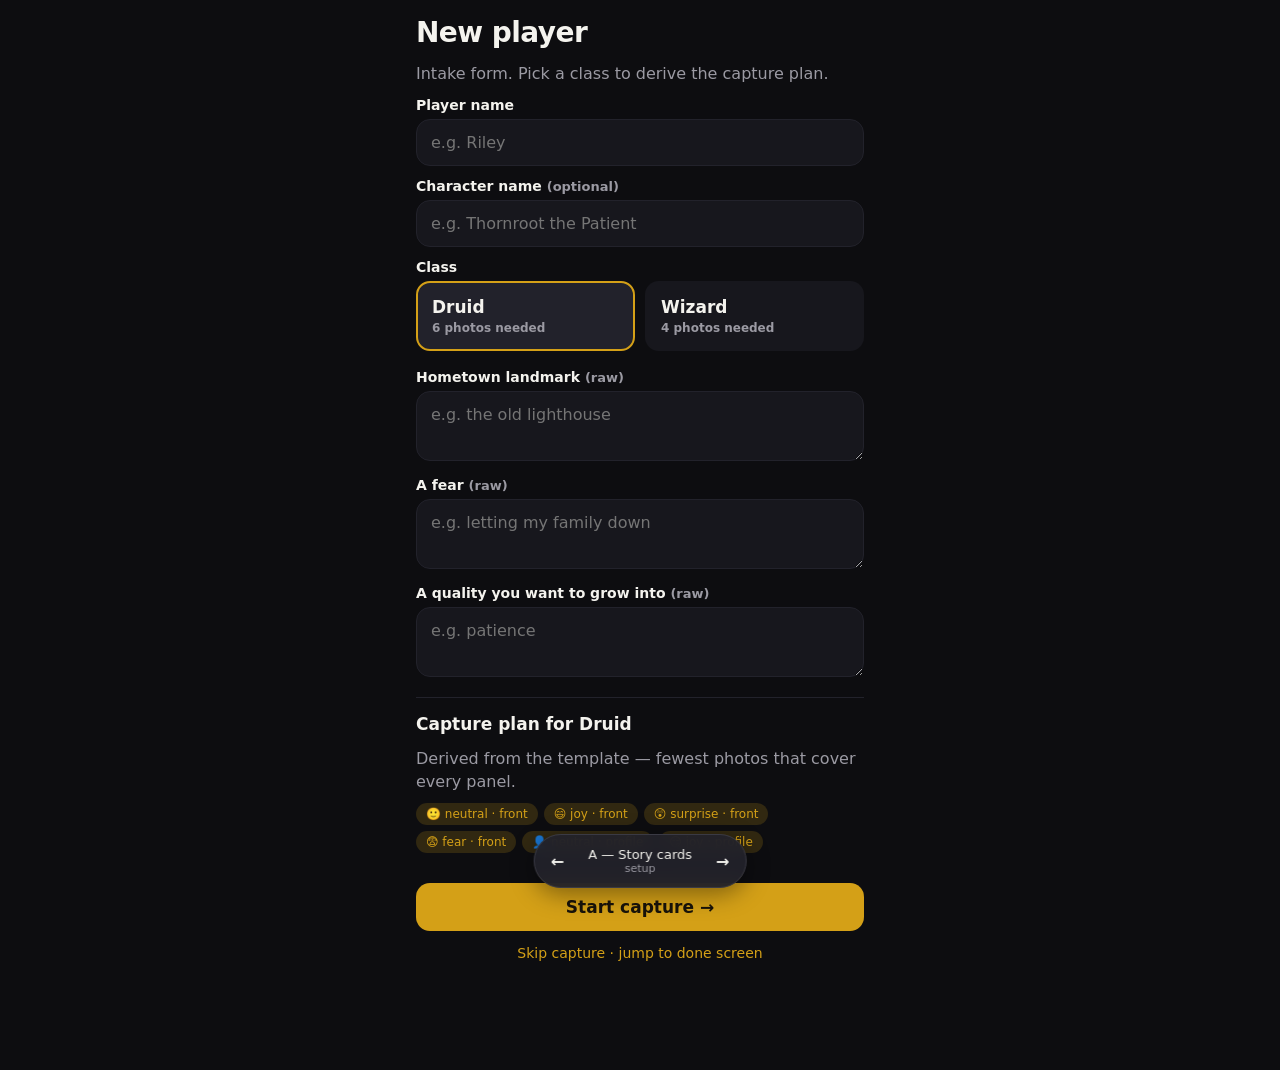
<file: prototype/intake-mobile/index.html>
<!DOCTYPE html>
<!--
  PROTOTYPE — Camp Comics iPhone intake + template-driven capture flow.

  Question being answered: does the (intake form → derived capture plan →
  guided multi-shot capture) UX actually feel right on a phone? Three radically
  different variants of the capture flow; swipe between them via the bottom bar.

  Throwaway. Once a variant wins, fold it into the real SwiftUI app per the
  PRD at docs/prd/iphone-intake.md. Until then this lives in prototype/.

  Run:  python3 -m http.server -d prototype/intake-mobile 8000
  Phone: open http://<mac-lan-ip>:8000 in Safari (same WiFi).
-->
<html lang="en">
<head>
  <meta charset="UTF-8" />
  <meta name="viewport" content="width=device-width, initial-scale=1, viewport-fit=cover, maximum-scale=1" />
  <meta name="theme-color" content="#0d0d10" />
  <meta name="apple-mobile-web-app-capable" content="yes" />
  <title>Camp Comics — intake prototype</title>
  <style>
    :root {
      --bg: #0d0d10;
      --bg-2: #17171d;
      --bg-3: #22222b;
      --fg: #f4f3ee;
      --fg-dim: #9b9aa3;
      --accent: #d4a017;
      --accent-2: #4e8c5a;
      --danger: #d4503d;
      --radius: 14px;
      --pad: 16px;
      --safe-bot: env(safe-area-inset-bottom, 0);
      --safe-top: env(safe-area-inset-top, 0);
      font-family: -apple-system, BlinkMacSystemFont, "Segoe UI", system-ui, sans-serif;
    }
    * { box-sizing: border-box; }
    html, body { margin: 0; padding: 0; height: 100%; background: var(--bg); color: var(--fg); }
    body { overscroll-behavior-y: contain; -webkit-text-size-adjust: 100%; }

    #app {
      min-height: 100vh;
      padding-bottom: calc(80px + var(--safe-bot));
      padding-top: var(--safe-top);
    }

    /* Shared atoms */
    .container { padding: var(--pad); max-width: 480px; margin: 0 auto; }
    h1, h2, h3 { margin: 0 0 12px; line-height: 1.2; }
    h1 { font-size: 28px; letter-spacing: -0.02em; }
    h2 { font-size: 22px; letter-spacing: -0.01em; }
    h3 { font-size: 17px; font-weight: 600; }
    p { margin: 0 0 10px; color: var(--fg-dim); line-height: 1.45; }
    .muted { color: var(--fg-dim); font-size: 13px; }
    .pill {
      display: inline-block; padding: 4px 10px; border-radius: 999px;
      background: var(--bg-3); color: var(--fg-dim); font-size: 12px;
      margin-right: 6px; margin-bottom: 6px;
    }
    .pill.accent { background: rgba(212, 160, 23, 0.18); color: var(--accent); }
    .pill.done { background: rgba(78, 140, 90, 0.22); color: #8fd3a0; }

    button, .btn {
      appearance: none; border: none; cursor: pointer;
      font: inherit; font-weight: 600; color: var(--fg);
      background: var(--bg-3); padding: 14px 18px; border-radius: var(--radius);
      width: 100%; font-size: 17px;
      transition: transform 0.05s ease, background 0.15s ease;
    }
    button:active, .btn:active { transform: scale(0.98); }
    .btn-primary { background: var(--accent); color: #18130a; }
    .btn-secondary { background: var(--bg-3); }
    .btn-ghost { background: transparent; }
    .btn-row { display: flex; gap: 10px; }
    .btn-row > button { flex: 1; }

    input[type=text], textarea, select {
      width: 100%; appearance: none; -webkit-appearance: none;
      background: var(--bg-2); color: var(--fg); border: 1px solid var(--bg-3);
      padding: 13px 14px; border-radius: var(--radius); font: inherit; font-size: 16px;
    }
    input:focus, textarea:focus, select:focus { outline: none; border-color: var(--accent); }
    textarea { resize: vertical; min-height: 70px; }
    label { display: block; margin: 12px 0 6px; font-weight: 600; font-size: 14px; }

    /* Class picker */
    .class-grid { display: grid; grid-template-columns: 1fr 1fr; gap: 10px; }
    .class-card {
      background: var(--bg-2); border: 2px solid transparent; border-radius: var(--radius);
      padding: 14px; cursor: pointer; text-align: left;
    }
    .class-card.selected { border-color: var(--accent); background: var(--bg-3); }
    .class-card h3 { margin: 0 0 4px; }
    .class-card .plan { font-size: 12px; color: var(--fg-dim); }

    /* Variant switcher */
    #variant-switcher {
      position: fixed; left: 50%; transform: translateX(-50%);
      bottom: calc(12px + var(--safe-bot));
      background: rgba(34, 34, 43, 0.92); backdrop-filter: blur(10px);
      border: 1px solid #3a3a44; border-radius: 999px;
      padding: 6px; display: flex; align-items: center; gap: 4px;
      box-shadow: 0 6px 24px rgba(0, 0, 0, 0.4);
      z-index: 100; font-size: 13px;
    }
    #variant-switcher button {
      background: transparent; border: none; padding: 6px 10px; width: auto;
      color: var(--fg); font-size: 16px; border-radius: 999px;
    }
    #variant-switcher .label {
      padding: 6px 10px; color: var(--fg);
      min-width: 120px; text-align: center;
    }
    #variant-switcher .label small { color: var(--fg-dim); font-size: 11px; display: block; }

    /* === VARIANT A — Story cards === */
    .story-card {
      position: relative;
      min-height: calc(100vh - 80px - var(--safe-bot) - var(--safe-top));
      padding: var(--pad);
      display: flex; flex-direction: column; justify-content: space-between;
      background: linear-gradient(160deg, #2a1d10 0%, #0d0d10 60%);
    }
    .story-card .dots {
      display: flex; gap: 6px; justify-content: center; padding-top: 8px;
    }
    .story-card .dots span {
      width: 6px; height: 6px; border-radius: 3px; background: #3a3a44;
      transition: all 0.2s ease;
    }
    .story-card .dots span.active { width: 24px; background: var(--accent); }
    .story-card .dots span.done { background: var(--accent-2); }
    .story-card .prompt-area { text-align: center; padding: 24px 0; }
    .story-card .emotion-tag { font-size: 11px; letter-spacing: 0.15em; color: var(--accent); text-transform: uppercase; }
    .story-card .prompt {
      font-size: 32px; font-weight: 700; letter-spacing: -0.02em;
      margin: 12px 0 8px; line-height: 1.1;
    }
    .story-card .sub { color: var(--fg-dim); font-size: 16px; }
    .story-card .preview-area {
      flex: 1; display: flex; align-items: center; justify-content: center;
      border: 2px dashed #3a3a44; border-radius: 24px;
      margin: 16px 0; min-height: 220px; overflow: hidden;
      background: rgba(255, 255, 255, 0.02);
    }
    .story-card .preview-area img { max-width: 100%; max-height: 100%; border-radius: 20px; }
    .story-card .preview-area .placeholder { color: var(--fg-dim); font-size: 60px; }

    /* === VARIANT B — Checklist === */
    .checklist { padding: var(--pad); }
    .checklist .summary {
      background: var(--bg-2); padding: 14px; border-radius: var(--radius); margin-bottom: 16px;
    }
    .checklist .summary .progress {
      display: flex; gap: 4px; margin-top: 10px;
    }
    .checklist .summary .progress .seg {
      flex: 1; height: 6px; border-radius: 3px; background: var(--bg-3);
    }
    .checklist .summary .progress .seg.done { background: var(--accent-2); }
    .checklist .row {
      display: flex; align-items: center; gap: 12px;
      background: var(--bg-2); padding: 14px; border-radius: var(--radius);
      margin-bottom: 8px; cursor: pointer;
    }
    .checklist .row.done { background: var(--bg-3); }
    .checklist .row .thumb {
      width: 56px; height: 56px; border-radius: 10px;
      background: var(--bg-3); display: flex; align-items: center; justify-content: center;
      font-size: 28px; flex-shrink: 0; overflow: hidden;
    }
    .checklist .row .thumb img { width: 100%; height: 100%; object-fit: cover; }
    .checklist .row .info { flex: 1; min-width: 0; }
    .checklist .row .info h3 { margin: 0; }
    .checklist .row .info p { margin: 2px 0 0; font-size: 13px; color: var(--fg-dim); }
    .checklist .row .status { font-size: 22px; }
    .checklist .row.done .status { color: var(--accent-2); }

    /* === VARIANT C — Coach === */
    .coach {
      min-height: calc(100vh - 80px - var(--safe-bot) - var(--safe-top));
      padding: var(--pad);
      display: flex; flex-direction: column;
      background: radial-gradient(ellipse at top, #1f1f2a 0%, #0d0d10 70%);
    }
    .coach .progress-text {
      text-align: center; color: var(--fg-dim); font-size: 12px;
      letter-spacing: 0.2em; text-transform: uppercase;
      padding: 16px 0;
    }
    .coach .progress-dots {
      display: flex; gap: 8px; justify-content: center; margin-bottom: 32px;
    }
    .coach .progress-dots span {
      width: 10px; height: 10px; border-radius: 5px; background: var(--bg-3);
    }
    .coach .progress-dots span.done { background: var(--accent-2); }
    .coach .progress-dots span.current { background: var(--accent); transform: scale(1.3); }
    .coach .body {
      flex: 1; display: flex; flex-direction: column; align-items: center; justify-content: center;
      text-align: center;
    }
    .coach .emoji-big {
      font-size: 88px; margin-bottom: 16px;
    }
    .coach .title { font-size: 36px; font-weight: 700; letter-spacing: -0.02em; margin-bottom: 8px; }
    .coach .desc { font-size: 18px; color: var(--fg-dim); padding: 0 12px; }
    .coach .preview {
      width: 220px; height: 220px; border-radius: 110px; margin: 24px auto;
      background: var(--bg-2); border: 3px solid var(--bg-3);
      display: flex; align-items: center; justify-content: center; overflow: hidden;
    }
    .coach .preview img { width: 100%; height: 100%; object-fit: cover; }
    .coach .footer { margin-top: 16px; }

    /* Modal-ish review for variant B */
    .modal-backdrop {
      position: fixed; inset: 0; background: rgba(0, 0, 0, 0.7);
      display: flex; align-items: center; justify-content: center;
      padding: var(--pad); z-index: 50;
    }
    .modal {
      background: var(--bg-2); border-radius: 24px; padding: var(--pad);
      width: 100%; max-width: 380px;
    }
    .modal img { width: 100%; border-radius: 14px; margin-bottom: 12px; }

    /* Hidden file input */
    .file-trigger {
      position: relative; display: block; width: 100%;
    }
    .file-trigger input[type=file] {
      position: absolute; opacity: 0; pointer-events: none; width: 1px; height: 1px;
    }

    .divider { height: 1px; background: var(--bg-3); margin: 16px 0; }

    /* Done screen */
    .done-card { background: var(--bg-2); padding: 18px; border-radius: var(--radius); margin: 10px 0; }
    .done-card img { width: 80px; height: 80px; object-fit: cover; border-radius: 12px; }
    .photo-grid { display: grid; grid-template-columns: repeat(3, 1fr); gap: 8px; }
    .photo-grid > div { aspect-ratio: 1; background: var(--bg-3); border-radius: 10px; overflow: hidden; }
    .photo-grid img { width: 100%; height: 100%; object-fit: cover; }
    .photo-grid .tag { padding: 6px; font-size: 11px; color: var(--fg-dim); }

    /* Camera overlay for "fake live preview" — uses native file input behind the scenes */
    .skip-link { text-align: center; padding: 12px; }
    .skip-link a { color: var(--accent); text-decoration: none; font-size: 14px; }
  </style>
</head>
<body>
  <main id="app"></main>
  <nav id="variant-switcher" aria-label="prototype variant switcher"></nav>

<script>
"use strict";

// ============================================================================
// DATA — class templates with the new (emotion, position) fields per panel.
// Hand-tagged from spec/design.md beats + the actual druid.yaml content.
// ============================================================================

const TEMPLATES = {
  druid: {
    name: "Druid",
    blurb: "Listening before acting. Solutions from observation, not force.",
    palette: "warm forest greens, amber, mossy bronze",
    panels: [
      { n: 1,  beat: "Everyday self",         emotion: "neutral",  position: "front" },
      { n: 2,  beat: "Stag of stars appears", emotion: "surprise", position: "front" },
      { n: 3,  beat: "Hand transforming",     emotion: "neutral",  position: "front" },
      { n: 4,  beat: "Hero reveal",           emotion: "joy",      position: "front" },
      { n: 5,  beat: "Vast forest realm",     emotion: "neutral",  position: "profile" },
      { n: 6,  beat: "Tree spirit guide",     emotion: "neutral",  position: "front" },
      { n: 7,  beat: "Fear made manifest",    emotion: "fear",     position: "front" },
      { n: 8,  beat: "First attempt fails",   emotion: "fear",     position: "front" },
      { n: 9,  beat: "Kneel, listen",         emotion: "neutral",  position: "front" },
      { n: 10, beat: "Walking past obstacle", emotion: "joy",      position: "profile" },
      { n: 11, beat: "Receiving the reward",  emotion: "neutral",  position: "front" },
      { n: 12, beat: "Return home",           emotion: "joy",      position: "front" },
    ],
    cover: { emotion: "neutral", position: "profile" },
  },

  // A second, deliberately-simpler template so the user can see the capture
  // plan visibly change with class. Not the real wizard.yaml — sketched for
  // the prototype.
  wizard: {
    name: "Wizard",
    blurb: "Curiosity, and the patience to learn.",
    palette: "deep indigo, silver, candlelight gold",
    panels: [
      { n: 1,  beat: "Everyday self",         emotion: "neutral",  position: "front" },
      { n: 2,  beat: "A question intrudes",   emotion: "surprise", position: "front" },
      { n: 3,  beat: "First spell flickers",  emotion: "neutral",  position: "front" },
      { n: 4,  beat: "Hero reveal",           emotion: "joy",      position: "front" },
      { n: 5,  beat: "The grand library",     emotion: "neutral",  position: "front" },
      { n: 6,  beat: "The old master",        emotion: "neutral",  position: "front" },
      { n: 7,  beat: "Riddle appears",        emotion: "neutral",  position: "front" },
      { n: 8,  beat: "Arrogance fails",       emotion: "neutral",  position: "front" },
      { n: 9,  beat: "Humble study",          emotion: "neutral",  position: "front" },
      { n: 10, beat: "Eureka",                emotion: "joy",      position: "front" },
      { n: 11, beat: "The bound tome",        emotion: "neutral",  position: "front" },
      { n: 12, beat: "Return, wiser",         emotion: "neutral",  position: "front" },
    ],
    cover: { emotion: "neutral", position: "profile" },
  },
};

// ============================================================================
// CAPTURE PLAN — pure function, mirrors the PRD's CapturePlanner module.
// ============================================================================

function capturePlan(template) {
  const set = new Map();
  const add = (req) => {
    const key = `${req.emotion}|${req.position}`;
    if (!set.has(key)) set.set(key, { emotion: req.emotion, position: req.position });
  };
  template.panels.forEach(add);
  add(template.cover);
  // Display order: all front-facing first, then profile shots. Within each
  // group, order by emotion for predictability.
  const order = ["neutral", "joy", "surprise", "fear"];
  return [...set.values()].sort((a, b) => {
    if (a.position !== b.position) return a.position === "front" ? -1 : 1;
    return order.indexOf(a.emotion) - order.indexOf(b.emotion);
  });
}

// ============================================================================
// PROMPT COPY — how we describe each (emotion, position) to the player.
// ============================================================================

const PROMPTS = {
  "neutral|front":   { emoji: "🙂", title: "Neutral, looking at me",   sub: "Mouth closed or barely open. Camera at eye level." },
  "joy|front":       { emoji: "😄", title: "Big smile",                sub: "Teeth showing, eyes a little crinkled. Real joy." },
  "fear|front":      { emoji: "😨", title: "Worried, wide-eyed",       sub: "Like something just went wrong. Eyebrows up." },
  "surprise|front":  { emoji: "😲", title: "Surprised!",                sub: "Like you just saw something you didn't expect." },
  "neutral|profile": { emoji: "👤", title: "Turn 45° to the side",     sub: "Whichever side feels natural. Neutral face." },
  "joy|profile":     { emoji: "😏", title: "Side profile with a smile", sub: "45° turn, slight grin, looking off-camera." },
  "fear|profile":    { emoji: "😟", title: "Side profile, looking off", sub: "45° turn, worried expression." },
  "surprise|profile":{ emoji: "😳", title: "Side profile, surprised",   sub: "45° turn, brows up." },
};

function promptFor(req) {
  return PROMPTS[`${req.emotion}|${req.position}`] || { emoji: "📷", title: req.emotion, sub: req.position };
}

// ============================================================================
// STATE — in-memory only. Persistence is what the real app will solve;
// the prototype is about feel.
// ============================================================================

const state = {
  step: "setup",   // setup | capture | done
  variant: "A",
  classKey: "druid",
  player: { name: "", character: "", landmark: "", fear: "", quality: "" },
  plan: [],
  photos: {},      // key "emotion|position" → data URL
  reviewIndex: null, // which shot is currently being reviewed (variant B)
};

// ============================================================================
// RENDER — one mount point, full re-render on state change. It's a prototype.
// ============================================================================

const app = document.getElementById("app");

function render() {
  let html = "";
  if (state.step === "setup") html = renderSetup();
  else if (state.step === "capture") html = renderCapture();
  else if (state.step === "done") html = renderDone();
  app.innerHTML = html;
  bind();
  renderSwitcher();
}

// --- Setup screen (shared across variants) ---

function renderSetup() {
  const plan = capturePlan(TEMPLATES[state.classKey]);
  return `
    <div class="container">
      <h1>New player</h1>
      <p>Intake form. Pick a class to derive the capture plan.</p>

      <label>Player name</label>
      <input type="text" id="f-name" value="${esc(state.player.name)}" placeholder="e.g. Riley" />

      <label>Character name <span class="muted">(optional)</span></label>
      <input type="text" id="f-character" value="${esc(state.player.character)}" placeholder="e.g. Thornroot the Patient" />

      <label>Class</label>
      <div class="class-grid">
        ${Object.entries(TEMPLATES).map(([k, t]) => `
          <button class="class-card ${state.classKey === k ? "selected" : ""}" data-class="${k}">
            <h3>${t.name}</h3>
            <div class="plan">${capturePlan(t).length} photos needed</div>
          </button>
        `).join("")}
      </div>

      <label style="margin-top:18px">Hometown landmark <span class="muted">(raw)</span></label>
      <textarea id="f-landmark" placeholder="e.g. the old lighthouse">${esc(state.player.landmark)}</textarea>

      <label>A fear <span class="muted">(raw)</span></label>
      <textarea id="f-fear" placeholder="e.g. letting my family down">${esc(state.player.fear)}</textarea>

      <label>A quality you want to grow into <span class="muted">(raw)</span></label>
      <textarea id="f-quality" placeholder="e.g. patience">${esc(state.player.quality)}</textarea>

      <div class="divider"></div>

      <h3>Capture plan for ${TEMPLATES[state.classKey].name}</h3>
      <p>Derived from the template — fewest photos that cover every panel.</p>
      <div>
        ${plan.map(req => {
          const p = promptFor(req);
          return `<span class="pill accent">${p.emoji} ${req.emotion} · ${req.position}</span>`;
        }).join("")}
      </div>

      <button class="btn-primary" id="go-capture" style="margin-top:24px">
        Start capture →
      </button>

      <div class="skip-link">
        <a href="#" id="skip-to-done">Skip capture · jump to done screen</a>
      </div>
    </div>
  `;
}

// --- Capture screens (per variant) ---

function renderCapture() {
  if (state.variant === "A") return renderVariantA();
  if (state.variant === "B") return renderVariantB();
  return renderVariantC();
}

function nextRequiredIndex() {
  return state.plan.findIndex(req => !state.photos[`${req.emotion}|${req.position}`]);
}

// VARIANT A — Story cards: one full-bleed card per shot, advance by accept.
function renderVariantA() {
  const idx = nextRequiredIndex();
  if (idx === -1) return renderDoneInline();
  const req = state.plan[idx];
  const p = promptFor(req);
  const key = `${req.emotion}|${req.position}`;
  const captured = state.photos[key];

  return `
    <div class="story-card">
      <div class="dots">
        ${state.plan.map((r, i) => {
          const done = state.photos[`${r.emotion}|${r.position}`];
          const cls = done ? "done" : (i === idx ? "active" : "");
          return `<span class="${cls}"></span>`;
        }).join("")}
      </div>

      <div class="prompt-area">
        <div class="emotion-tag">Shot ${idx + 1} of ${state.plan.length}</div>
        <div class="prompt">${p.title}</div>
        <div class="sub">${p.sub}</div>
      </div>

      <div class="preview-area">
        ${captured
          ? `<img src="${captured}" alt="preview" />`
          : `<div class="placeholder">${p.emoji}</div>`}
      </div>

      ${captured
        ? `<div class="btn-row">
             <button class="btn-secondary" data-action="retake" data-key="${key}">Retake</button>
             <button class="btn-primary" data-action="accept" data-key="${key}">Use this →</button>
           </div>`
        : `<label class="file-trigger">
             <input type="file" accept="image/*" capture="user" data-shot="${key}" />
             <span class="btn btn-primary" style="display:block;text-align:center">Take photo</span>
           </label>`}
    </div>
  `;
}

// VARIANT B — Checklist: see everything at once, capture in any order.
function renderVariantB() {
  const doneCount = state.plan.filter(r => state.photos[`${r.emotion}|${r.position}`]).length;
  const ready = doneCount === state.plan.length;

  let modal = "";
  if (state.reviewIndex !== null) {
    const req = state.plan[state.reviewIndex];
    const key = `${req.emotion}|${req.position}`;
    const captured = state.photos[key];
    if (captured) {
      modal = `
        <div class="modal-backdrop" data-action="close-modal">
          <div class="modal" onclick="event.stopPropagation()">
            <img src="${captured}" alt="preview" />
            <div class="btn-row">
              <button class="btn-secondary" data-action="retake" data-key="${key}">Retake</button>
              <button class="btn-primary" data-action="close-modal">Looks good</button>
            </div>
          </div>
        </div>`;
    }
  }

  return `
    <div class="checklist">
      <div class="summary">
        <h2>${TEMPLATES[state.classKey].name} capture plan</h2>
        <p>${doneCount} of ${state.plan.length} photos · tap any row.</p>
        <div class="progress">
          ${state.plan.map(r => {
            const done = state.photos[`${r.emotion}|${r.position}`];
            return `<div class="seg ${done ? "done" : ""}"></div>`;
          }).join("")}
        </div>
      </div>

      ${state.plan.map((req, i) => {
        const p = promptFor(req);
        const key = `${req.emotion}|${req.position}`;
        const captured = state.photos[key];
        return `
          <label class="row ${captured ? "done" : ""}" data-index="${i}">
            <div class="thumb">
              ${captured ? `<img src="${captured}" />` : p.emoji}
            </div>
            <div class="info">
              <h3>${p.title}</h3>
              <p>${req.emotion} · ${req.position}</p>
            </div>
            <div class="status">${captured ? "✓" : "›"}</div>
            ${captured
              ? ""
              : `<input type="file" accept="image/*" capture="user"
                       data-shot="${key}" style="display:none" />`}
          </label>`;
      }).join("")}

      <button class="btn-primary" id="checklist-submit" ${ready ? "" : "disabled"} style="margin-top:16px;opacity:${ready ? 1 : 0.4}">
        ${ready ? "All set — submit" : `${state.plan.length - doneCount} more to go`}
      </button>

      ${modal}
    </div>
  `;
}

// VARIANT C — Coach: gentle one-at-a-time, big visuals, encouragement.
function renderVariantC() {
  const idx = nextRequiredIndex();
  if (idx === -1) return renderDoneInline();
  const req = state.plan[idx];
  const p = promptFor(req);
  const key = `${req.emotion}|${req.position}`;
  const captured = state.photos[key];

  return `
    <div class="coach">
      <div class="progress-text">${idx + 1} of ${state.plan.length}</div>
      <div class="progress-dots">
        ${state.plan.map((r, i) => {
          const done = state.photos[`${r.emotion}|${r.position}`];
          const cls = done ? "done" : (i === idx ? "current" : "");
          return `<span class="${cls}"></span>`;
        }).join("")}
      </div>

      <div class="body">
        ${captured
          ? `<div class="preview"><img src="${captured}" /></div>
             <div class="title">Looking good?</div>
             <div class="desc">If not, retake. Otherwise, on to the next.</div>`
          : `<div class="emoji-big">${p.emoji}</div>
             <div class="title">${p.title}</div>
             <div class="desc">${p.sub}</div>`}
      </div>

      <div class="footer">
        ${captured
          ? `<div class="btn-row">
               <button class="btn-secondary" data-action="retake" data-key="${key}">Retake</button>
               <button class="btn-primary" data-action="accept" data-key="${key}">Looks good →</button>
             </div>`
          : `<label class="file-trigger">
               <input type="file" accept="image/*" capture="user" data-shot="${key}" />
               <span class="btn btn-primary" style="display:block;text-align:center;font-size:18px">📸  Take photo</span>
             </label>`}
      </div>
    </div>
  `;
}

function renderDoneInline() {
  // After last accept, auto-bump to done step on next tick.
  setTimeout(() => { state.step = "done"; render(); }, 0);
  return `<div class="container"><h2>All shots captured.</h2></div>`;
}

// --- Done screen ---

function renderDone() {
  const tmpl = TEMPLATES[state.classKey];
  return `
    <div class="container">
      <h1>${state.player.name || "Player"} ✓</h1>
      <p>${tmpl.name} · ${state.plan.length} photos captured</p>

      <h3 style="margin-top:18px">Photos</h3>
      <div class="photo-grid">
        ${state.plan.map(req => {
          const key = `${req.emotion}|${req.position}`;
          const captured = state.photos[key];
          const p = promptFor(req);
          return `<div>${captured ? `<img src="${captured}" />` : `<div class="tag">${p.emoji}<br/>${req.emotion}<br/>${req.position}</div>`}</div>`;
        }).join("")}
      </div>

      <h3 style="margin-top:18px">What would happen next in the real app</h3>
      <div class="done-card">
        <p style="margin:0">▸ Run a single Gemini test-gen against <strong>neutral · front</strong> (the QA gate).</p>
      </div>
      <div class="done-card">
        <p style="margin:0">▸ Land back on the dashboard; player is now in the cohort-assignment pool.</p>
      </div>
      <div class="done-card">
        <p style="margin:0">▸ Mid-week: translate the raw tokens into fantasy fragments.</p>
      </div>
      <div class="done-card">
        <p style="margin:0">▸ Days 3–4: per-panel generation pulls the right photo per panel beat via PhotoReferenceResolver.</p>
      </div>

      <button class="btn-secondary" id="restart" style="margin-top:16px">↺  Start over</button>
    </div>
  `;
}

// ============================================================================
// EVENT BINDING — simple delegated handlers, re-attached on every render.
// ============================================================================

function bind() {
  // Form fields (Setup)
  const fields = ["name", "character", "landmark", "fear", "quality"];
  fields.forEach(f => {
    const el = document.getElementById(`f-${f}`);
    if (el) el.addEventListener("input", e => { state.player[f] = e.target.value; });
  });

  // Class cards
  document.querySelectorAll(".class-card").forEach(b => {
    b.addEventListener("click", e => {
      e.preventDefault();
      state.classKey = b.dataset.class;
      render();
    });
  });

  // Skip to done
  const skip = document.getElementById("skip-to-done");
  if (skip) skip.addEventListener("click", e => {
    e.preventDefault();
    state.plan = capturePlan(TEMPLATES[state.classKey]);
    state.step = "done";
    render();
  });

  // Start capture
  const go = document.getElementById("go-capture");
  if (go) go.addEventListener("click", () => {
    state.plan = capturePlan(TEMPLATES[state.classKey]);
    state.photos = {};
    state.step = "capture";
    render();
  });

  // File inputs (camera)
  document.querySelectorAll('input[type="file"][data-shot]').forEach(input => {
    input.addEventListener("change", e => {
      const file = e.target.files && e.target.files[0];
      if (!file) return;
      const reader = new FileReader();
      reader.onload = ev => {
        state.photos[input.dataset.shot] = ev.target.result;
        // For variant B, opening the modal after capture feels right
        if (state.variant === "B") {
          state.reviewIndex = state.plan.findIndex(r =>
            `${r.emotion}|${r.position}` === input.dataset.shot);
        }
        render();
      };
      reader.readAsDataURL(file);
    });
  });

  // Action buttons (accept, retake, close-modal)
  document.querySelectorAll("[data-action]").forEach(b => {
    b.addEventListener("click", e => {
      const action = b.dataset.action;
      const key = b.dataset.key;
      if (action === "retake" && key) {
        delete state.photos[key];
        state.reviewIndex = null;
        render();
      } else if (action === "accept" && key) {
        // Photo already stored; rerender to advance to next shot.
        render();
      } else if (action === "close-modal") {
        state.reviewIndex = null;
        render();
      }
    });
  });

  // Variant B checklist row → trigger the file input inside
  document.querySelectorAll(".checklist .row").forEach(row => {
    row.addEventListener("click", e => {
      // If row is .done, open modal review
      if (row.classList.contains("done")) {
        state.reviewIndex = +row.dataset.index;
        render();
        return;
      }
      // Otherwise trigger file input
      const fi = row.querySelector('input[type="file"]');
      if (fi) fi.click();
    });
  });

  const submit = document.getElementById("checklist-submit");
  if (submit) submit.addEventListener("click", () => {
    if (state.plan.every(r => state.photos[`${r.emotion}|${r.position}`])) {
      state.step = "done";
      render();
    }
  });

  // Restart
  const restart = document.getElementById("restart");
  if (restart) restart.addEventListener("click", () => {
    state.step = "setup";
    state.photos = {};
    render();
  });
}

// ============================================================================
// VARIANT SWITCHER — floating bottom bar, ←/→ keys, ?variant= URL param.
// ============================================================================

const VARIANTS = [
  { key: "A", name: "Story cards" },
  { key: "B", name: "Checklist" },
  { key: "C", name: "Coach" },
];

function renderSwitcher() {
  const cur = VARIANTS.find(v => v.key === state.variant);
  document.getElementById("variant-switcher").innerHTML = `
    <button id="var-prev" aria-label="previous variant">←</button>
    <div class="label">
      ${cur.key} — ${cur.name}
      <small>${state.step}</small>
    </div>
    <button id="var-next" aria-label="next variant">→</button>
  `;
  document.getElementById("var-prev").addEventListener("click", () => cycle(-1));
  document.getElementById("var-next").addEventListener("click", () => cycle(1));
}

function cycle(d) {
  const i = VARIANTS.findIndex(v => v.key === state.variant);
  const next = VARIANTS[(i + d + VARIANTS.length) % VARIANTS.length].key;
  setVariant(next);
}

function setVariant(key) {
  state.variant = key;
  const url = new URL(window.location);
  url.searchParams.set("variant", key);
  window.history.replaceState({}, "", url);
  render();
}

window.addEventListener("keydown", e => {
  if (["INPUT", "TEXTAREA"].includes(e.target.tagName) || e.target.isContentEditable) return;
  if (e.key === "ArrowLeft") cycle(-1);
  if (e.key === "ArrowRight") cycle(1);
});

// ============================================================================
// BOOT
// ============================================================================

function esc(s) {
  return String(s || "").replace(/[&<>"']/g, c =>
    ({"&":"&amp;","<":"&lt;",">":"&gt;",'"':"&quot;","'":"&#39;"}[c]));
}

(function boot() {
  const url = new URL(window.location);
  const v = (url.searchParams.get("variant") || "A").toUpperCase();
  if (VARIANTS.some(x => x.key === v)) state.variant = v;
  render();
})();
</script>
</body>
</html>
</file>
